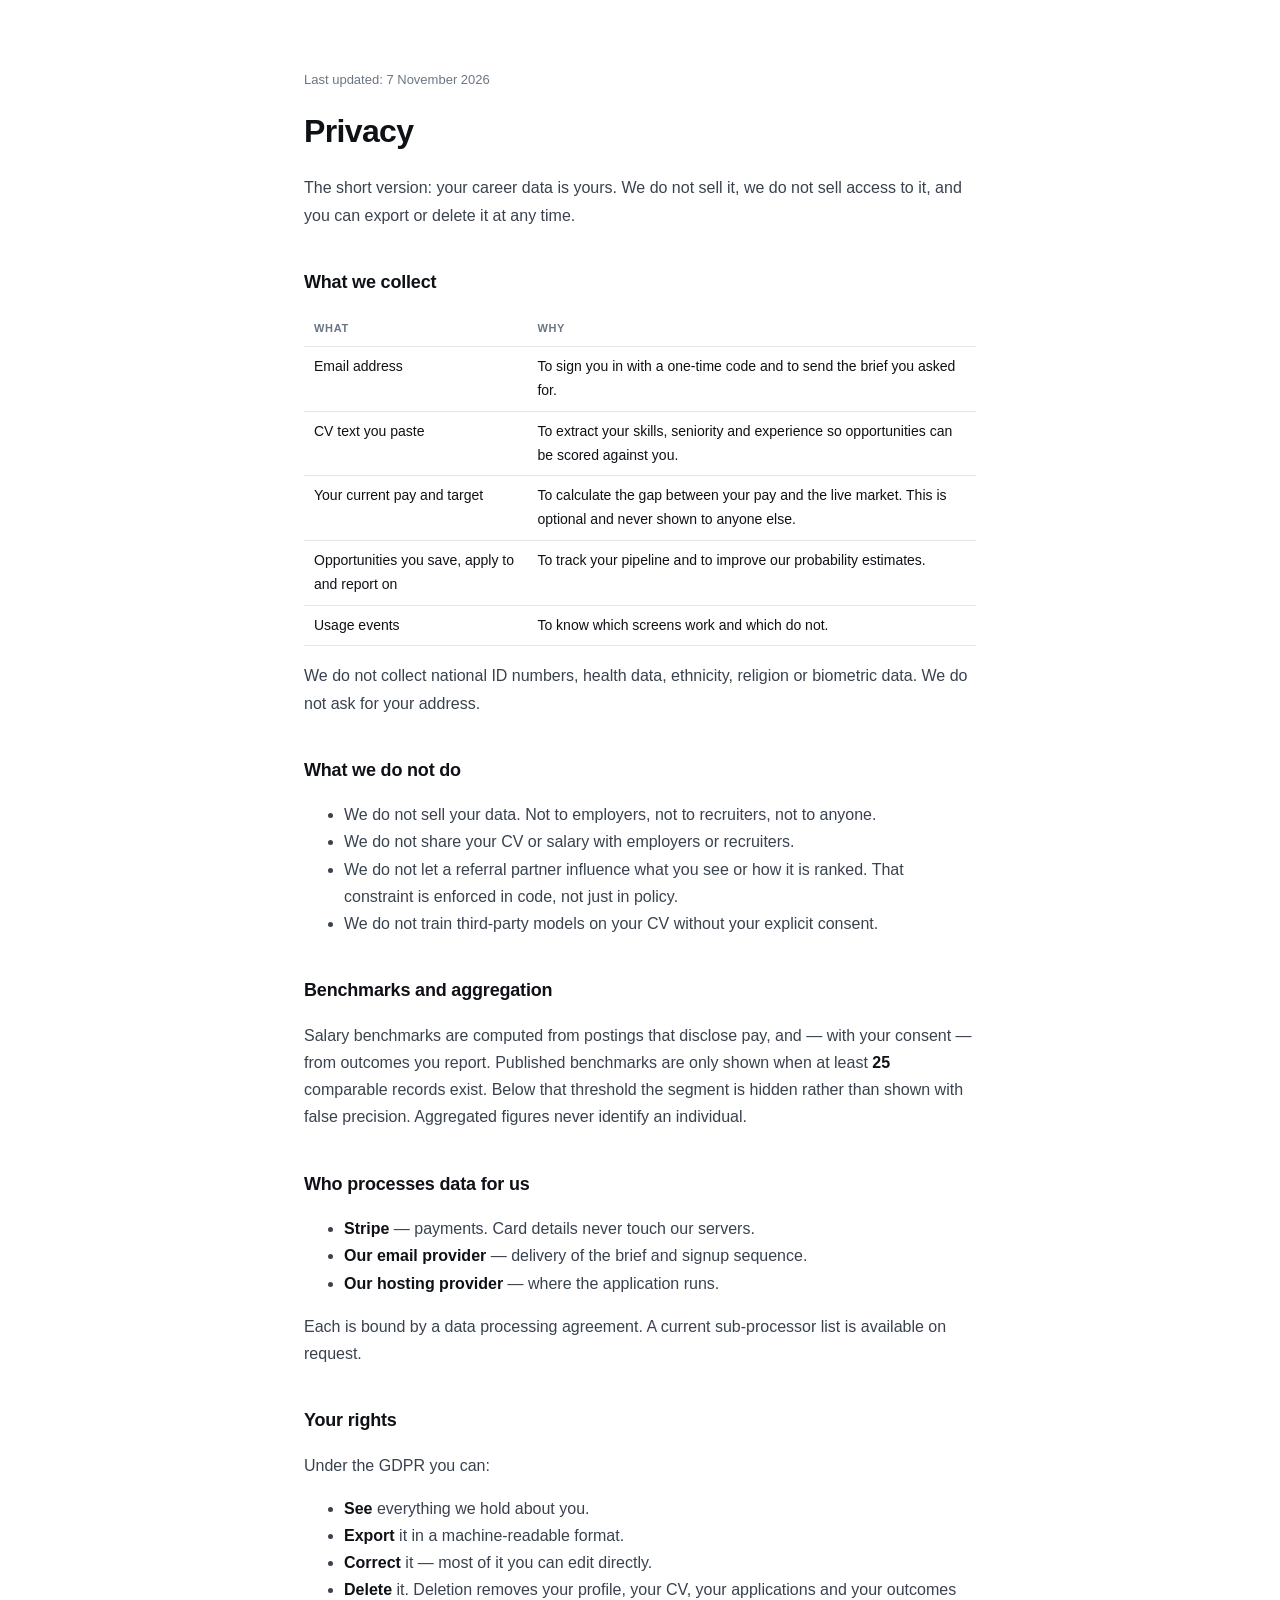
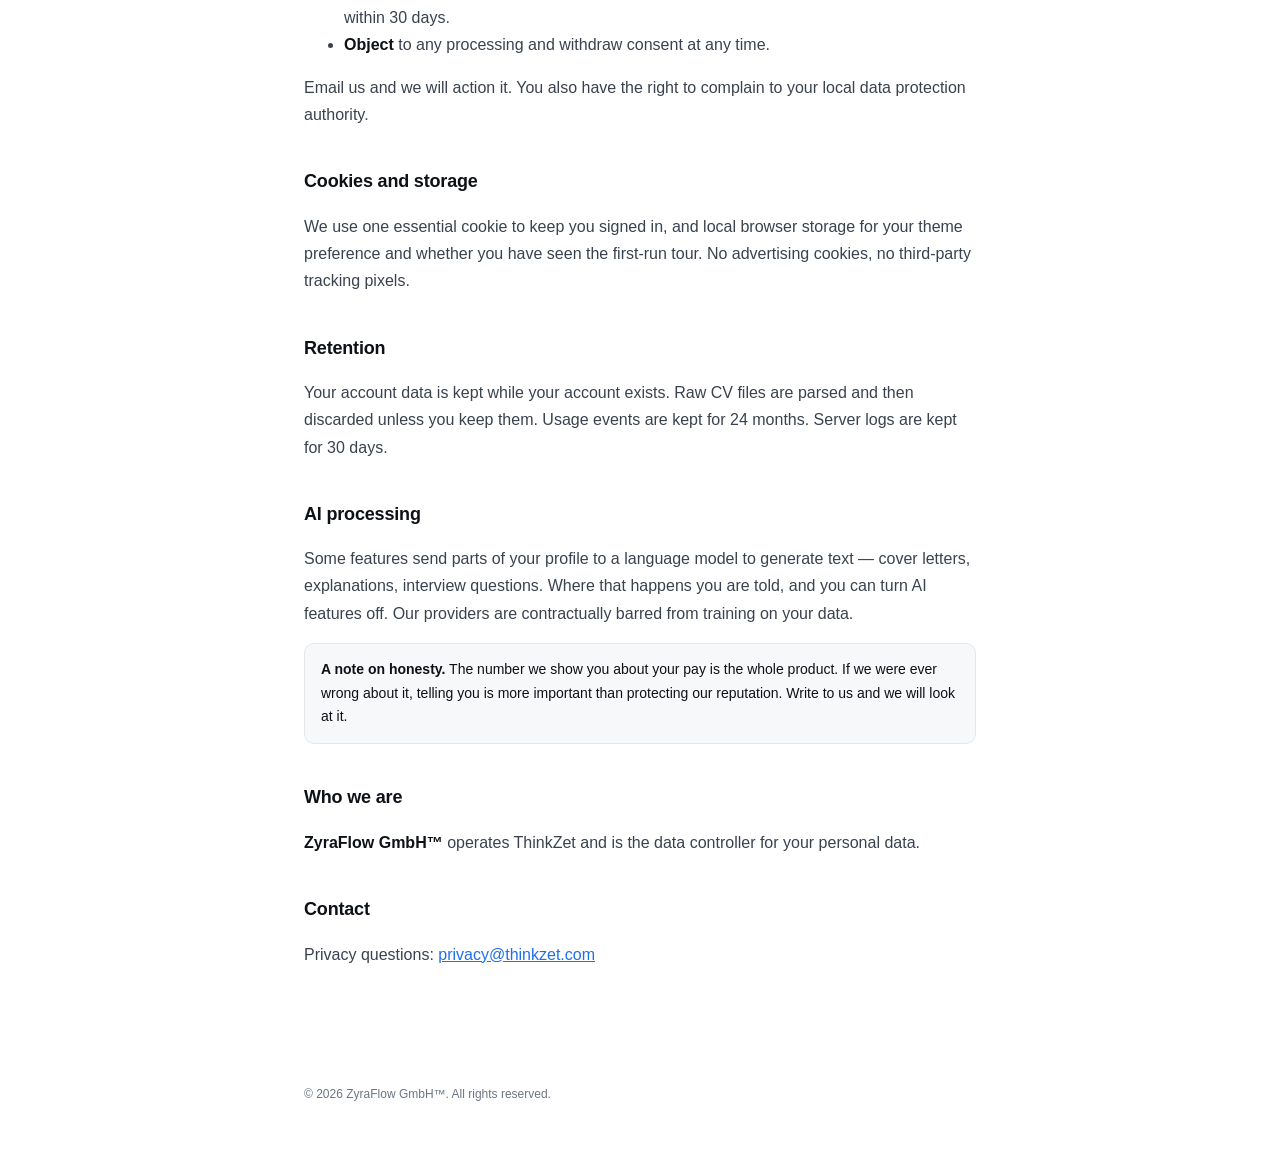
<file: app/public/legal/privacy.html>
<!doctype html>
<html lang="en">
<head>
<meta charset="utf-8"/>
<meta name="viewport" content="width=device-width, initial-scale=1"/>
<title>Privacy — ThinkZet</title>
<style>
:root{--ink:#0e1116;--ink2:#39424e;--muted:#6b7683;--line:#e3e7ec;--bg:#fff;--accent:#1f6feb;--soft:#f6f8fa}
@media (prefers-color-scheme: dark){:root{--ink:#e8edf4;--ink2:#9aa7b8;--muted:#68758a;--line:#222a35;--bg:#0b0d10;--soft:#12161c}}
*{box-sizing:border-box}
body{margin:0;background:var(--bg);color:var(--ink);font:16px/1.7 -apple-system,BlinkMacSystemFont,"Segoe UI",Inter,sans-serif}
.wrap{max-width:720px;margin:0 auto;padding:56px 24px 100px}
h1{font-size:32px;letter-spacing:-.02em;margin:0 0 6px}
h2{font-size:18px;margin:38px 0 10px;letter-spacing:-.01em}
p,li{color:var(--ink2)}
strong{color:var(--ink)}
.updated{color:var(--muted);font-size:13px}
table{border-collapse:collapse;width:100%;font-size:14px;margin:14px 0}
th,td{text-align:left;padding:8px 10px;border-bottom:1px solid var(--line);vertical-align:top}
th{color:var(--muted);font-size:11px;letter-spacing:.06em;text-transform:uppercase}
a{color:var(--accent)}
.note{background:var(--soft);border:1px solid var(--line);border-radius:10px;padding:14px 16px;font-size:14px}
</style>
</head>
<body>
<div class="wrap">
  <p class="updated">Last updated: 7 November 2026</p>
  <h1>Privacy</h1>
  <p>The short version: your career data is yours. We do not sell it, we do not sell access to it, and you can export or delete it at any time.</p>

  <h2>What we collect</h2>
  <table>
    <tr><th>What</th><th>Why</th></tr>
    <tr><td>Email address</td><td>To sign you in with a one-time code and to send the brief you asked for.</td></tr>
    <tr><td>CV text you paste</td><td>To extract your skills, seniority and experience so opportunities can be scored against you.</td></tr>
    <tr><td>Your current pay and target</td><td>To calculate the gap between your pay and the live market. This is optional and never shown to anyone else.</td></tr>
    <tr><td>Opportunities you save, apply to and report on</td><td>To track your pipeline and to improve our probability estimates.</td></tr>
    <tr><td>Usage events</td><td>To know which screens work and which do not.</td></tr>
  </table>
  <p>We do not collect national ID numbers, health data, ethnicity, religion or biometric data. We do not ask for your address.</p>

  <h2>What we do not do</h2>
  <ul>
    <li>We do not sell your data. Not to employers, not to recruiters, not to anyone.</li>
    <li>We do not share your CV or salary with employers or recruiters.</li>
    <li>We do not let a referral partner influence what you see or how it is ranked. That constraint is enforced in code, not just in policy.</li>
    <li>We do not train third-party models on your CV without your explicit consent.</li>
  </ul>

  <h2>Benchmarks and aggregation</h2>
  <p>Salary benchmarks are computed from postings that disclose pay, and — with your consent — from outcomes you report. Published benchmarks are only shown when at least <strong>25</strong> comparable records exist. Below that threshold the segment is hidden rather than shown with false precision. Aggregated figures never identify an individual.</p>

  <h2>Who processes data for us</h2>
  <ul>
    <li><strong>Stripe</strong> — payments. Card details never touch our servers.</li>
    <li><strong>Our email provider</strong> — delivery of the brief and signup sequence.</li>
    <li><strong>Our hosting provider</strong> — where the application runs.</li>
  </ul>
  <p>Each is bound by a data processing agreement. A current sub-processor list is available on request.</p>

  <h2>Your rights</h2>
  <p>Under the GDPR you can:</p>
  <ul>
    <li><strong>See</strong> everything we hold about you.</li>
    <li><strong>Export</strong> it in a machine-readable format.</li>
    <li><strong>Correct</strong> it — most of it you can edit directly.</li>
    <li><strong>Delete</strong> it. Deletion removes your profile, your CV, your applications and your outcomes within 30 days.</li>
    <li><strong>Object</strong> to any processing and withdraw consent at any time.</li>
  </ul>
  <p>Email us and we will action it. You also have the right to complain to your local data protection authority.</p>

  <h2>Cookies and storage</h2>
  <p>We use one essential cookie to keep you signed in, and local browser storage for your theme preference and whether you have seen the first-run tour. No advertising cookies, no third-party tracking pixels.</p>

  <h2>Retention</h2>
  <p>Your account data is kept while your account exists. Raw CV files are parsed and then discarded unless you keep them. Usage events are kept for 24 months. Server logs are kept for 30 days.</p>

  <h2>AI processing</h2>
  <p>Some features send parts of your profile to a language model to generate text — cover letters, explanations, interview questions. Where that happens you are told, and you can turn AI features off. Our providers are contractually barred from training on your data.</p>

  <div class="note">
    <strong>A note on honesty.</strong> The number we show you about your pay is the whole product. If we were ever wrong about it, telling you is more important than protecting our reputation. Write to us and we will look at it.
  </div>

  <h2>Who we are</h2>
  <p><strong>ZyraFlow GmbH™</strong> operates ThinkZet and is the data controller for your personal data.</p>

  <h2>Contact</h2>
  <p>Privacy questions: <a href="mailto:privacy@thinkzet.com">privacy@thinkzet.com</a></p>
</div>
<p style="max-width:720px;margin:0 auto;padding:0 24px 60px;color:#6b7683;font-size:12px">© 2026 ZyraFlow GmbH™. All rights reserved.</p>
</body>
</html>
</file>
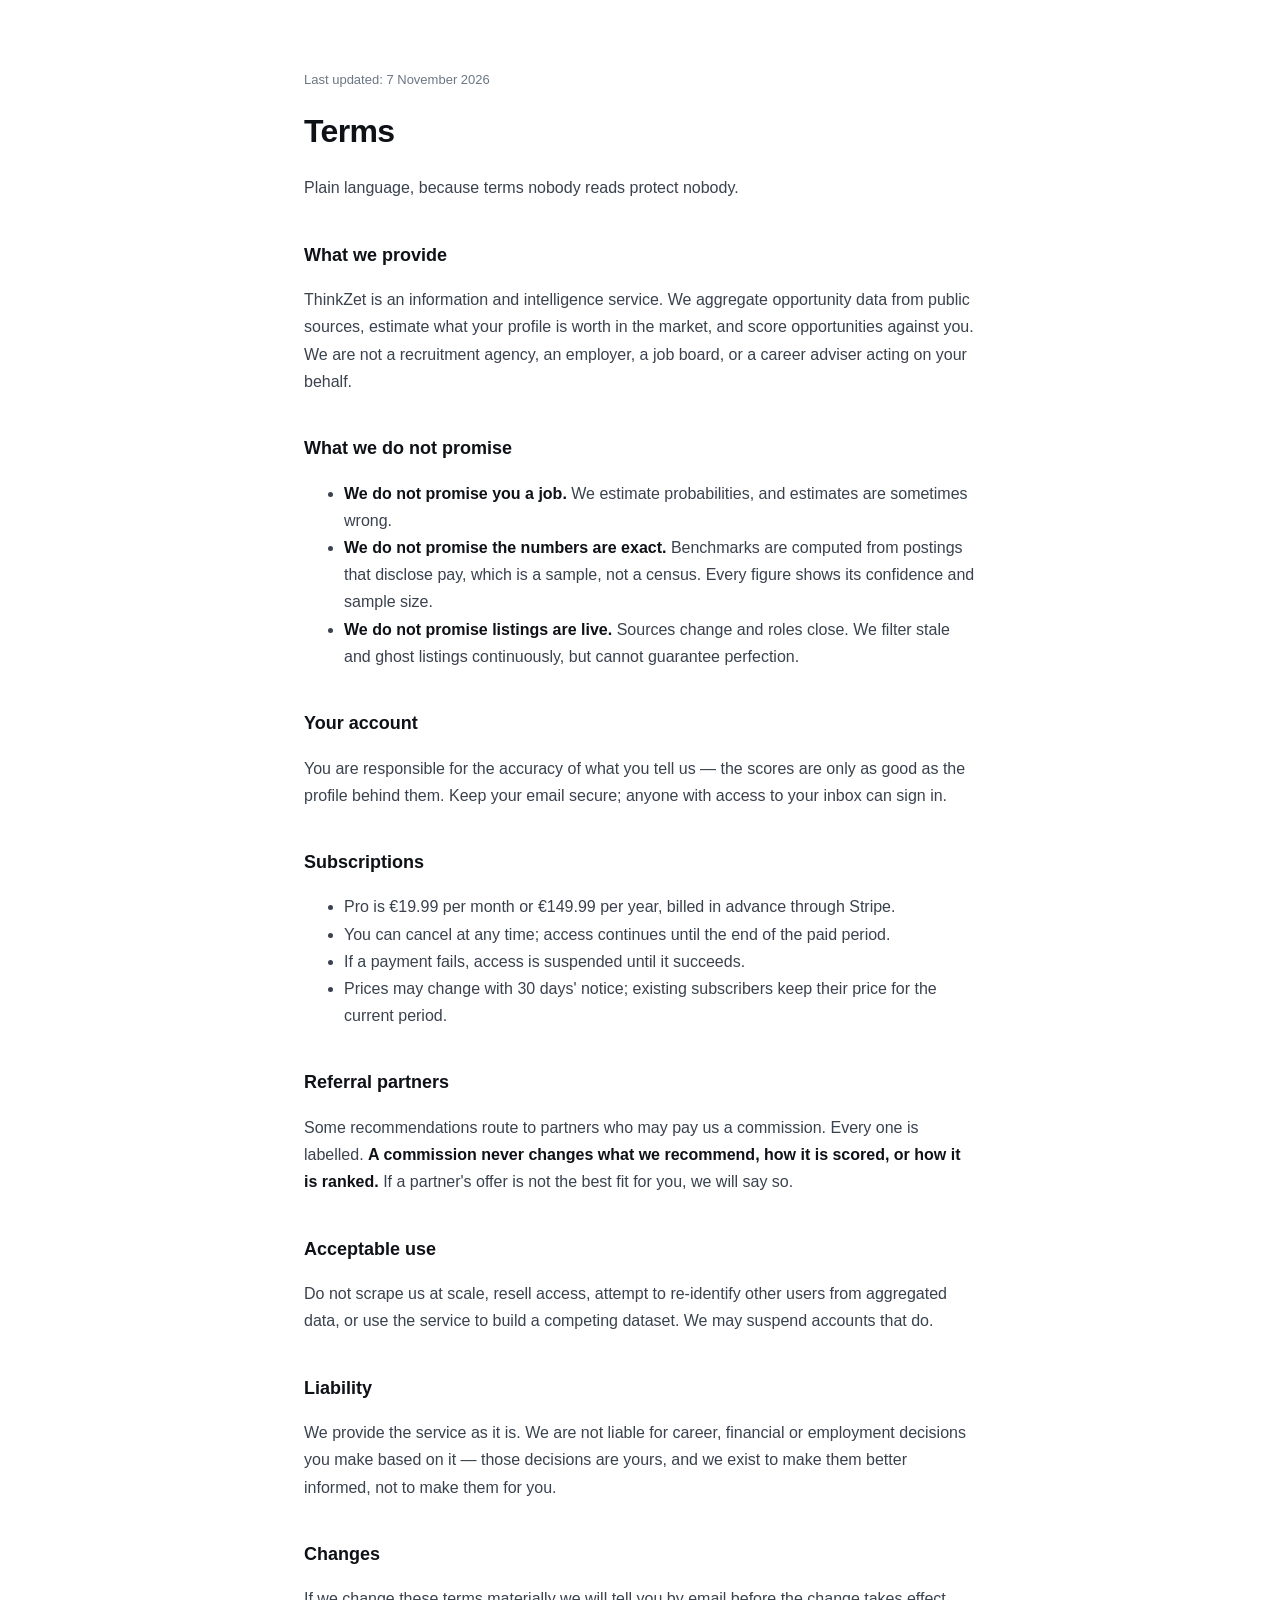
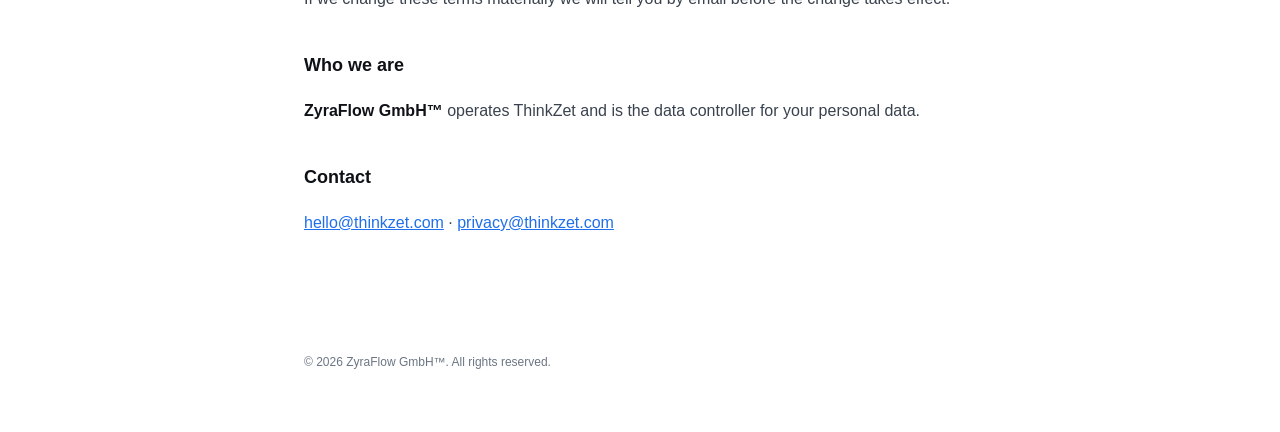
<file: app/public/legal/terms.html>
<!doctype html>
<html lang="en">
<head>
<meta charset="utf-8"/>
<meta name="viewport" content="width=device-width, initial-scale=1"/>
<title>Terms — ThinkZet</title>
<style>
:root{--ink:#0e1116;--ink2:#39424e;--muted:#6b7683;--line:#e3e7ec;--bg:#fff;--accent:#1f6feb;--soft:#f6f8fa}
@media (prefers-color-scheme: dark){:root{--ink:#e8edf4;--ink2:#9aa7b8;--muted:#68758a;--line:#222a35;--bg:#0b0d10;--soft:#12161c}}
*{box-sizing:border-box}
body{margin:0;background:var(--bg);color:var(--ink);font:16px/1.7 -apple-system,BlinkMacSystemFont,"Segoe UI",Inter,sans-serif}
.wrap{max-width:720px;margin:0 auto;padding:56px 24px 100px}
h1{font-size:32px;letter-spacing:-.02em;margin:0 0 6px}
h2{font-size:18px;margin:38px 0 10px}
p,li{color:var(--ink2)}
strong{color:var(--ink)}
.updated{color:var(--muted);font-size:13px}
a{color:var(--accent)}
</style>
</head>
<body>
<div class="wrap">
  <p class="updated">Last updated: 7 November 2026</p>
  <h1>Terms</h1>
  <p>Plain language, because terms nobody reads protect nobody.</p>

  <h2>What we provide</h2>
  <p>ThinkZet is an information and intelligence service. We aggregate opportunity data from public sources, estimate what your profile is worth in the market, and score opportunities against you. We are not a recruitment agency, an employer, a job board, or a career adviser acting on your behalf.</p>

  <h2>What we do not promise</h2>
  <ul>
    <li><strong>We do not promise you a job.</strong> We estimate probabilities, and estimates are sometimes wrong.</li>
    <li><strong>We do not promise the numbers are exact.</strong> Benchmarks are computed from postings that disclose pay, which is a sample, not a census. Every figure shows its confidence and sample size.</li>
    <li><strong>We do not promise listings are live.</strong> Sources change and roles close. We filter stale and ghost listings continuously, but cannot guarantee perfection.</li>
  </ul>

  <h2>Your account</h2>
  <p>You are responsible for the accuracy of what you tell us — the scores are only as good as the profile behind them. Keep your email secure; anyone with access to your inbox can sign in.</p>

  <h2>Subscriptions</h2>
  <ul>
    <li>Pro is €19.99 per month or €149.99 per year, billed in advance through Stripe.</li>
    <li>You can cancel at any time; access continues until the end of the paid period.</li>
    <li>If a payment fails, access is suspended until it succeeds.</li>
    <li>Prices may change with 30 days' notice; existing subscribers keep their price for the current period.</li>
  </ul>

  <h2>Referral partners</h2>
  <p>Some recommendations route to partners who may pay us a commission. Every one is labelled. <strong>A commission never changes what we recommend, how it is scored, or how it is ranked.</strong> If a partner's offer is not the best fit for you, we will say so.</p>

  <h2>Acceptable use</h2>
  <p>Do not scrape us at scale, resell access, attempt to re-identify other users from aggregated data, or use the service to build a competing dataset. We may suspend accounts that do.</p>

  <h2>Liability</h2>
  <p>We provide the service as it is. We are not liable for career, financial or employment decisions you make based on it — those decisions are yours, and we exist to make them better informed, not to make them for you.</p>

  <h2>Changes</h2>
  <p>If we change these terms materially we will tell you by email before the change takes effect.</p>

  <h2>Who we are</h2>
  <p><strong>ZyraFlow GmbH™</strong> operates ThinkZet and is the data controller for your personal data.</p>

  <h2>Contact</h2>
  <p><a href="mailto:hello@thinkzet.com">hello@thinkzet.com</a> · <a href="mailto:privacy@thinkzet.com">privacy@thinkzet.com</a></p>
</div>
<p style="max-width:720px;margin:0 auto;padding:0 24px 60px;color:#6b7683;font-size:12px">© 2026 ZyraFlow GmbH™. All rights reserved.</p>
</body>
</html>
</file>
